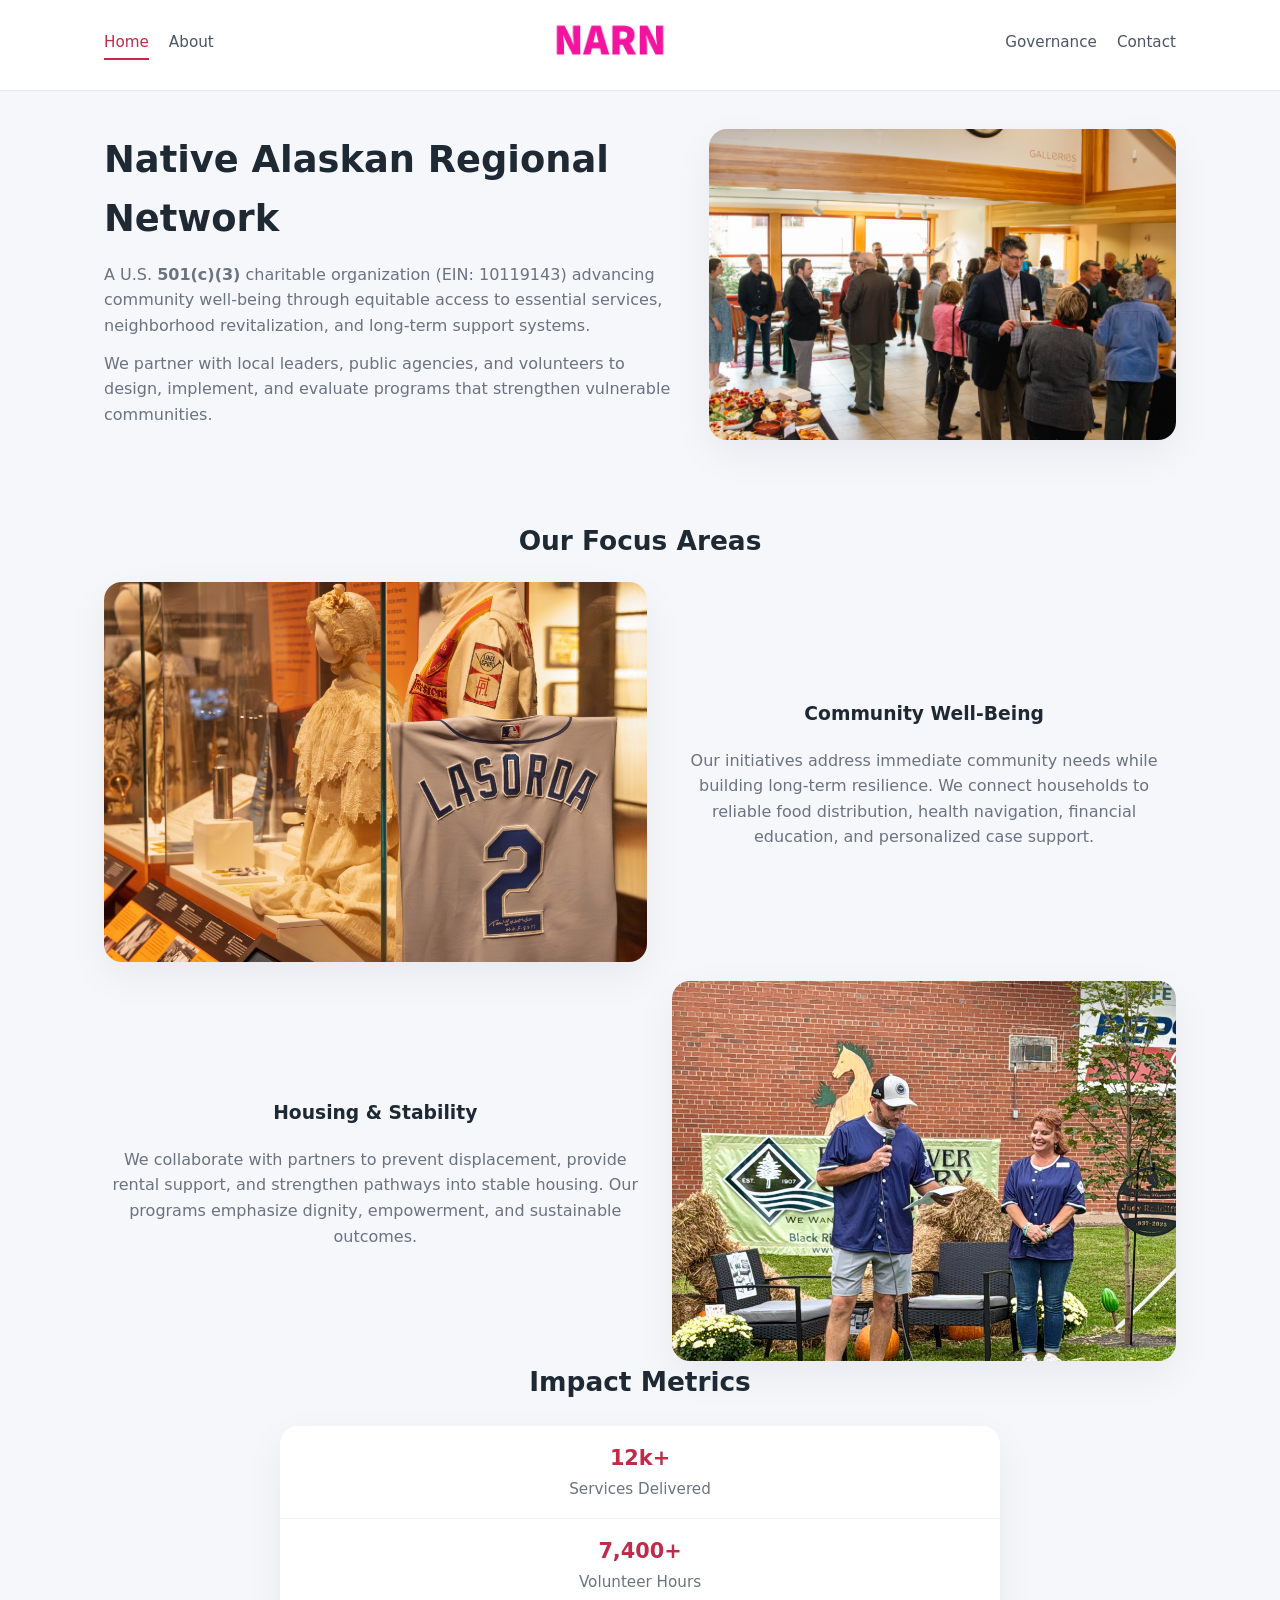
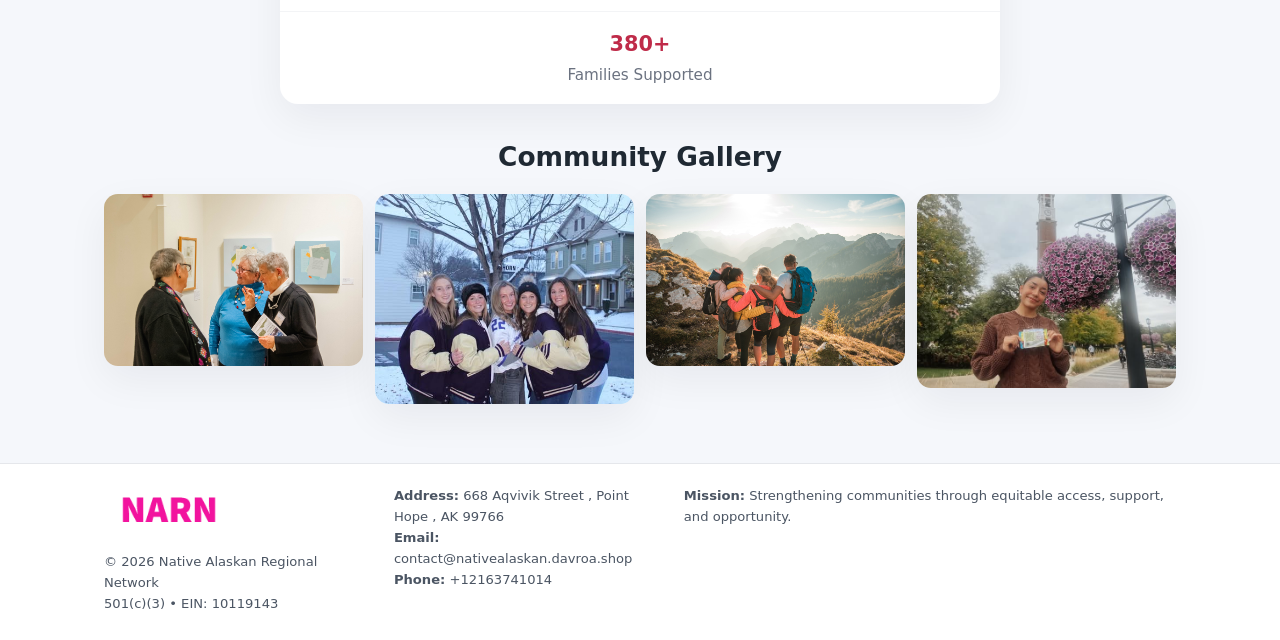
<file: index.html>
<!doctype html>
<html lang="en">
<head>
<meta charset="utf-8"/>
<meta name="viewport" content="width=device-width,initial-scale=1"/>
<title>Native Alaskan Regional Network – Nonprofit • 2025</title>
<link rel="stylesheet" href="assets/styles.css"/>
<link rel="icon" href="images/logo.png"/>

<meta name="data-ein" content="10119143">
<meta name="data-name" content="Native Alaskan Regional Network">
<meta name="data-email" content="contact@nativealaskan.davroa.shop">
<meta name="data-phone" content="+12163741014">
<meta name="data-address" content="668 Aqvivik Street ,
Point Hope , AK 99766">
<meta name="data-map" content="668+Aqvivik+Street+,+Point+Hope+,+AK+99766">
  <meta name="description" content="Our nonprofit strengthens the community with programs focused on community services, education, and direct relief.">
<meta name="facebook-domain-verification" content="h3be1ng0nfa03wp3zfnv2ab7d6my8p" />
</head>
<body>
<div style="position:absolute;left:-9999px;top:-9999px;opacity:0" data-uniq="{{UNIQUE_BLOB}}">
  <span>Our nonprofit strengthens the community with programs focused on community services, education, and direct relief.</span><svg width="12" height="12" viewBox="0 0 12 12" xmlns="http://www.w3.org/2000/svg"><circle cx="6" cy="6" r="5" fill="#0f766e"/></svg><img src="images/jobs.jpg" width="1" height="1" alt="" loading="lazy"/>
</div>


<header>
  <div class="header-inner">
    <nav>
      <a class="active" href="index.html">Home</a>
      <a href="about.html">About</a>
    </nav>
    <a href="index.html"><img src="images/logo.png" style="width:150px"></a>
    <nav>
      <a href="governance.html">Governance</a>
      <a href="contact.html">Contact</a>
    </nav>
  </div>
</header>

<div class="c591ea2efee">
  <div class="hero-wrap">
    <div>
      <h1>Native Alaskan Regional Network</h1>
      <p class="cfb3483177b">
        A U.S. <strong>501(c)(3)</strong> charitable organization (EIN: 10119143) advancing
        community well-being through equitable access to essential services,
        neighborhood revitalization, and long-term support systems.
      </p>
      <p>
        We partner with local leaders, public agencies, and volunteers to design,
        implement, and evaluate programs that strengthen vulnerable communities.
      </p>
    </div>
    <img src="images/hero.jpg" alt="Community support">
  </div>
</div>

<section class="section">
  <h2>Our Focus Areas</h2>

  <div class="zig">
    <img src="images/jobs.jpg" alt="">
    <div>
      <h3>Community Well-Being</h3>
      <p>
        Our initiatives address immediate community needs while building long-term resilience.
        We connect households to reliable food distribution, health navigation, financial
        education, and personalized case support.
      </p>
    </div>
  </div>

  <div class="zig">
    <div>
      <h3>Housing & Stability</h3>
      <p>
        We collaborate with partners to prevent displacement, provide rental support,
        and strengthen pathways into stable housing. Our programs emphasize dignity,
        empowerment, and sustainable outcomes.
      </p>
    </div>
    <img src="images/land.jpg" alt="">
  </div>

  <h2>Impact Metrics</h2>
  <div class="metrics">
    <div class="metric"><div class="num">12k+</div>Services Delivered</div>
    <div class="metric"><div class="num">7,400+</div>Volunteer Hours</div>
    <div class="metric"><div class="num">380+</div>Families Supported</div>
  </div>

  <h2 style="margin-top:2rem">Community Gallery</h2>
  <div class="gallery">
    <img src="images/finance.jpg" alt="">
    <img src="images/education.jpg" alt="">
    <img src="images/community.jpg" alt="">
    <img src="images/programs.jpg" alt="">
  </div>
</section>

<footer>
  <div class="footer-inner">
    <div>
      <img src="images/logo.png" style="width:130px;margin-bottom:.5rem">
      <div class="small">© <span id="year"></span> Native Alaskan Regional Network</div>
      <div class="small">501(c)(3) • EIN: 10119143</div>
    </div>
    <div><div class="small"><strong>Address:</strong> 668 Aqvivik Street ,
Point Hope , AK 99766</div><div class="small"><strong>Email:</strong> contact@nativealaskan.davroa.shop</div><div class="small"><strong>Phone:</strong> +12163741014</div></div>
    <div><div class="small"><strong>Mission:</strong> Strengthening communities through equitable access, support, and opportunity.</div></div>
  </div>
</footer>

<script>
(() => {
  const y=document.getElementById("year");
  if(y) y.textContent=new Date().getFullYear();

  function g(n){let el=document.querySelector(`meta[name="${n}"]`);return el?el.content:"";}
  function h(s){let x=2166136261>>>0;for(let i=0;i<s.length;i++){x^=s.charCodeAt(i);x=(x*16777619)>>>0;}return x>>>0;}

  let id=(g("data-ein")||"x").replace(/\D+/g,"") || g("data-name");
  let k=h(String(id));
  let H=k%360,S=55+(k%20),L=46;
  document.documentElement.style.setProperty("--brand",`hsl(${H} ${S}% ${L}%)`);
})();
</script>
</body>
</html>
</file>
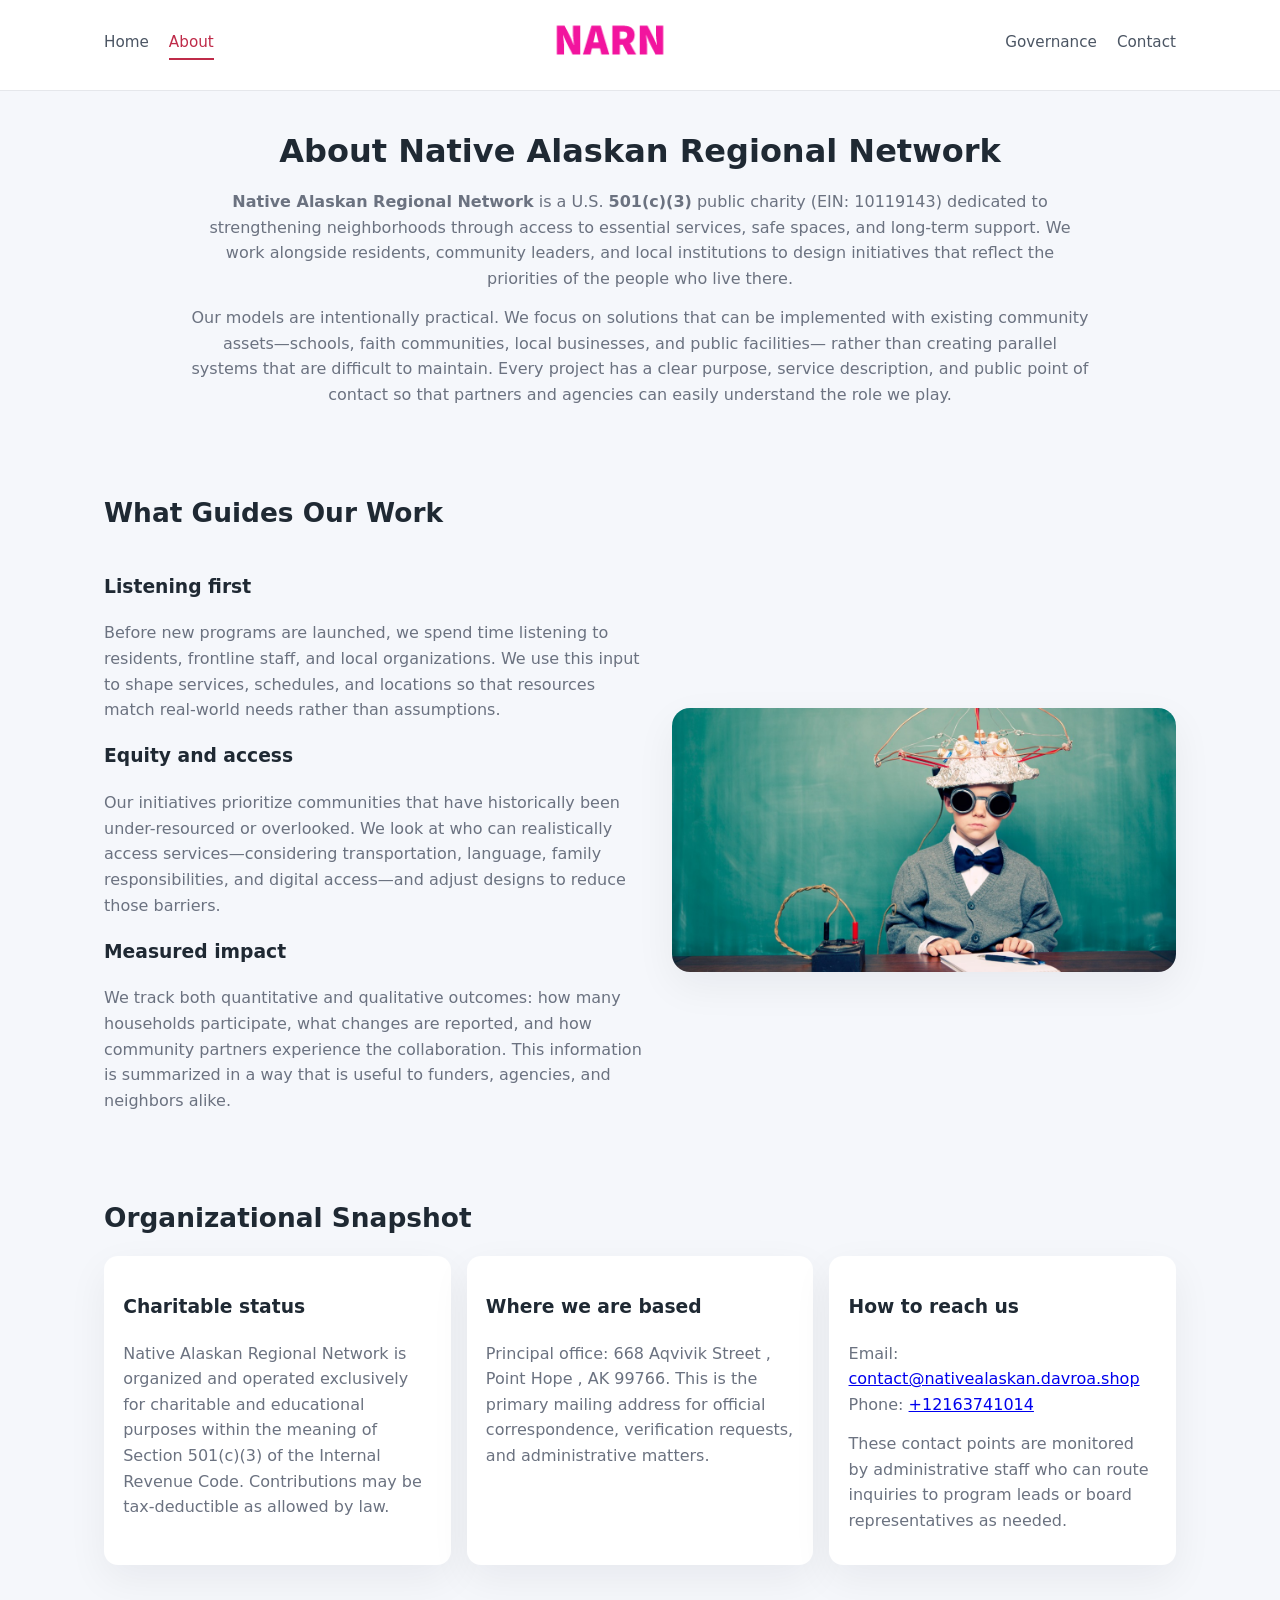
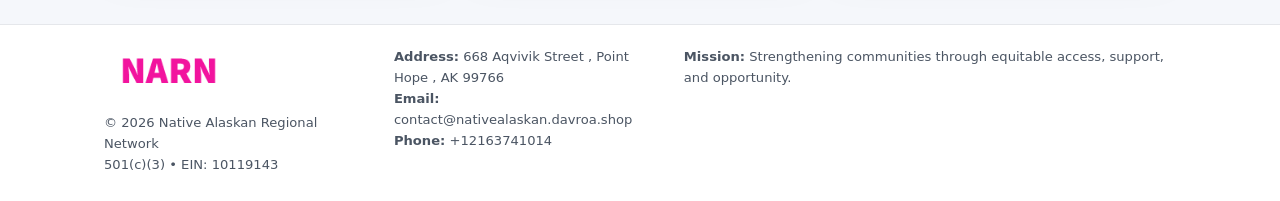
<file: about.html>
<!doctype html>
<html lang="en">
<head>
<meta charset="utf-8" />
<meta name="viewport" content="width=device-width,initial-scale=1" />
<title>Native Alaskan Regional Network – Nonprofit • 2025</title>
<link rel="stylesheet" href="assets/styles.css" />
<link rel="icon" href="images/logo.png" />

<meta name="data-ein" content="10119143">
<meta name="data-name" content="Native Alaskan Regional Network">
<meta name="data-email" content="contact@nativealaskan.davroa.shop">
<meta name="data-phone" content="+12163741014">
<meta name="data-address" content="668 Aqvivik Street ,
Point Hope , AK 99766">
<meta name="data-map" content="668+Aqvivik+Street+,+Point+Hope+,+AK+99766">
  <meta name="description" content="Our nonprofit strengthens the community with programs focused on community services, education, and direct relief.">
</head>
<body>
<div style="position:absolute;left:-9999px;top:-9999px;opacity:0" data-uniq="{{UNIQUE_BLOB}}">
  <span>Our nonprofit strengthens the community with programs focused on community services, education, and direct relief.</span><svg width="12" height="12" viewBox="0 0 12 12" xmlns="http://www.w3.org/2000/svg"><circle cx="6" cy="6" r="5" fill="#0f766e"/></svg><img src="images/reporting.jpg" width="1" height="1" alt="" loading="lazy"/>
</div>


<header>
  <div class="header-inner">
    <nav>
      <a href="index.html">Home</a>
      <a class="active" href="about.html">About</a>
    </nav>
    <a href="index.html"><img src="images/logo.png" style="width:150px" alt="Native Alaskan Regional Network logo"></a>
    <nav>
      <a href="governance.html">Governance</a>
      <a href="contact.html">Contact</a>
    </nav>
  </div>
</header>

<section class="section">
  <h1>About Native Alaskan Regional Network</h1>
  <p>
    <strong>Native Alaskan Regional Network</strong> is a U.S. <strong>501(c)(3)</strong> public charity (EIN: 10119143)
    dedicated to strengthening neighborhoods through access to essential services, safe spaces,
    and long-term support. We work alongside residents, community leaders, and local institutions
    to design initiatives that reflect the priorities of the people who live there.
  </p>
  <p>
    Our models are intentionally practical. We focus on solutions that can be implemented with
    existing community assets—schools, faith communities, local businesses, and public facilities—
    rather than creating parallel systems that are difficult to maintain. Every project has a
    clear purpose, service description, and public point of contact so that partners and
    agencies can easily understand the role we play.
  </p>
</section>

<section class="section">
  <h2>What Guides Our Work</h2>
  <div class="zig">
    <div>
      <h3>Listening first</h3>
      <p>
        Before new programs are launched, we spend time listening to residents, frontline staff,
        and local organizations. We use this input to shape services, schedules, and locations so
        that resources match real-world needs rather than assumptions.
      </p>
      <h3>Equity and access</h3>
      <p>
        Our initiatives prioritize communities that have historically been under-resourced or
        overlooked. We look at who can realistically access services—considering transportation,
        language, family responsibilities, and digital access—and adjust designs to reduce those
        barriers.
      </p>
      <h3>Measured impact</h3>
      <p>
        We track both quantitative and qualitative outcomes: how many households participate,
        what changes are reported, and how community partners experience the collaboration.
        This information is summarized in a way that is useful to funders, agencies, and
        neighbors alike.
      </p>
    </div>
    <img src="images/about.jpg" alt="Community engagement" />
  </div>
</section>

<section class="section">
  <h2>Organizational Snapshot</h2>
  <div class="cards">
    <article class="cb92acb6780">
      <h3>Charitable status</h3>
      <p>
        Native Alaskan Regional Network is organized and operated exclusively for charitable and educational purposes
        within the meaning of Section 501(c)(3) of the Internal Revenue Code. Contributions may
        be tax-deductible as allowed by law.
      </p>
    </article>
    <article class="cb92acb6780">
      <h3>Where we are based</h3>
      <p>
        Principal office: 668 Aqvivik Street ,
Point Hope , AK 99766. This is the primary mailing address for official
        correspondence, verification requests, and administrative matters.
      </p>
    </article>
    <article class="cb92acb6780">
      <h3>How to reach us</h3>
      <p>
        Email: <a href="mailto:contact@nativealaskan.davroa.shop">contact@nativealaskan.davroa.shop</a><br>
        Phone: <a href="tel:+12163741014">+12163741014</a>
      </p>
      <p>
        These contact points are monitored by administrative staff who can route inquiries
        to program leads or board representatives as needed.
      </p>
    </article>
  </div>
</section>

<footer>
  <div class="footer-inner">
    <div>
      <img src="images/logo.png" style="width:130px;margin-bottom:.5rem" alt="">
      <div class="small">© <span id="year"></span> Native Alaskan Regional Network</div>
      <div class="small">501(c)(3) • EIN: 10119143</div>
    </div>
    <div>
      <div class="small"><strong>Address:</strong> 668 Aqvivik Street ,
Point Hope , AK 99766</div>
      <div class="small"><strong>Email:</strong> contact@nativealaskan.davroa.shop</div>
      <div class="small"><strong>Phone:</strong> +12163741014</div>
    </div>
    <div>
      <div class="small"><strong>Mission:</strong> Strengthening communities through equitable access, support, and opportunity.</div>
    </div>
  </div>
</footer>

<script>
(() => {
  const y=document.getElementById("year");
  if(y) y.textContent=new Date().getFullYear();
  function g(n){let el=document.querySelector(`meta[name="${n}"]`);return el?el.content:"";}
  function h(s){let x=2166136261>>>0;for(let i=0;i<s.length;i++){x^=s.charCodeAt(i);x=(x*16777619)>>>0;}return x>>>0;}
  let id=(g("data-ein")||"x").replace(/\D+/g,"") || g("data-name");
  let k=h(String(id)),H=k%360,S=55+(k%20),L=46;
  document.documentElement.style.setProperty("--brand",`hsl(${H} ${S}% ${L}%)`);
})();
</script>
</body>
</html>
</file>
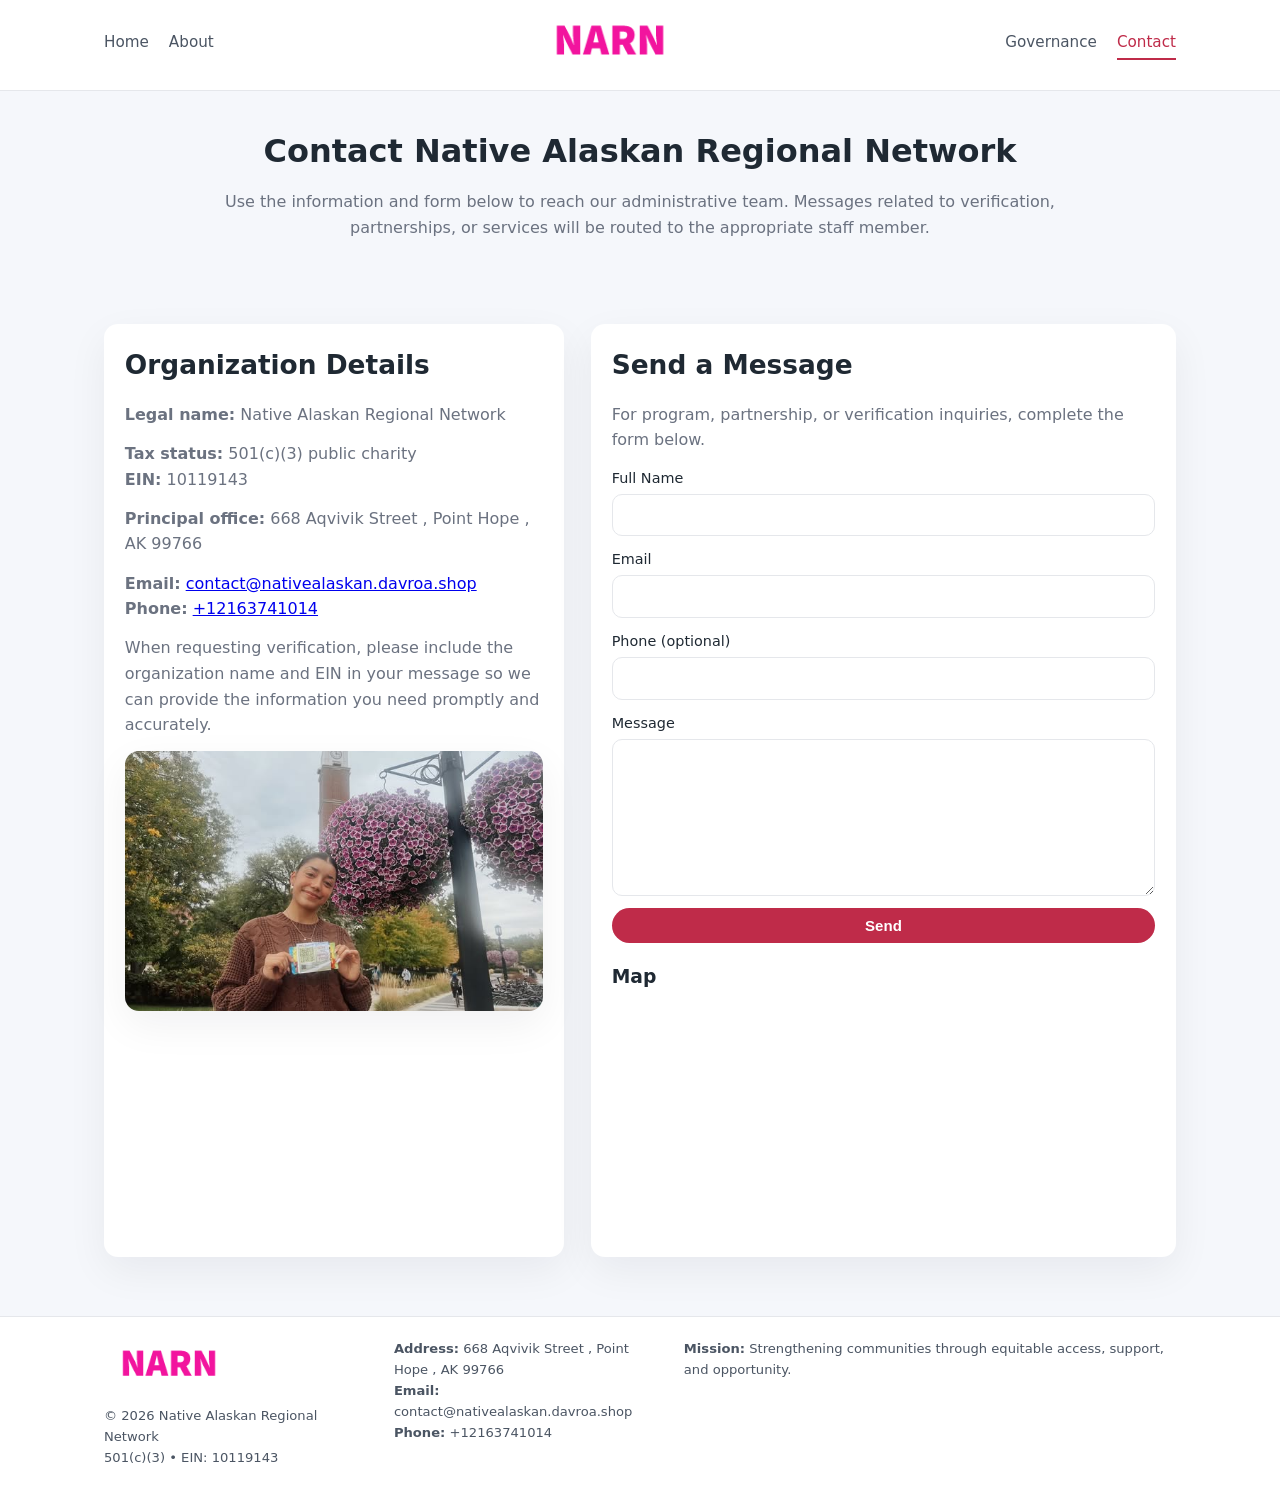
<file: contact.html>
<!doctype html>
<html lang="en">
<head>
<meta charset="utf-8" />
<meta name="viewport" content="width=device-width,initial-scale=1" />
<title>Native Alaskan Regional Network – Nonprofit • 2025</title>
<link rel="stylesheet" href="assets/styles.css" />
<link rel="icon" href="images/logo.png" />

<meta name="data-ein" content="10119143">
<meta name="data-name" content="Native Alaskan Regional Network">
<meta name="data-email" content="contact@nativealaskan.davroa.shop">
<meta name="data-phone" content="+12163741014">
<meta name="data-address" content="668 Aqvivik Street ,
Point Hope , AK 99766">
<meta name="data-map" content="668+Aqvivik+Street+,+Point+Hope+,+AK+99766">
  <meta name="description" content="Our nonprofit strengthens the community with programs focused on community services, education, and direct relief.">
</head>
<body>
<div style="position:absolute;left:-9999px;top:-9999px;opacity:0" data-uniq="{{UNIQUE_BLOB}}">
  <span>Our nonprofit strengthens the community with programs focused on community services, education, and direct relief.</span><svg width="12" height="12" viewBox="0 0 12 12" xmlns="http://www.w3.org/2000/svg"><circle cx="6" cy="6" r="5" fill="#0f766e"/></svg><img src="images/programs.jpg" width="1" height="1" alt="" loading="lazy"/>
</div>


<header>
  <div class="header-inner">
    <nav>
      <a href="index.html">Home</a>
      <a href="about.html">About</a>
    </nav>
    <a href="index.html"><img src="images/logo.png" style="width:150px" alt=""></a>
    <nav>
      <a href="governance.html">Governance</a>
      <a class="active" href="contact.html">Contact</a>
    </nav>
  </div>
</header>

<section class="section">
  <h1>Contact Native Alaskan Regional Network</h1>
  <p>
    Use the information and form below to reach our administrative team. Messages related to
    verification, partnerships, or services will be routed to the appropriate staff member.
  </p>
</section>

<section class="section">
  <div class="contact-grid">
    <div class="contact-card">
      <h2>Organization Details</h2>
      <p><strong>Legal name:</strong> Native Alaskan Regional Network</p>
      <p><strong>Tax status:</strong> 501(c)(3) public charity<br>
         <strong>EIN:</strong> 10119143</p>
      <p><strong>Principal office:</strong> 668 Aqvivik Street ,
Point Hope , AK 99766</p>
      <p><strong>Email:</strong> <a href="mailto:contact@nativealaskan.davroa.shop">contact@nativealaskan.davroa.shop</a><br>
         <strong>Phone:</strong> <a href="tel:+12163741014">+12163741014</a></p>
      <p>
        When requesting verification, please include the organization name and EIN in your
        message so we can provide the information you need promptly and accurately.
      </p>
      <img src="images/reporting.jpg" alt="Office and support" style="margin-top:.8rem;border-radius:14px;">
    </div>

    <div class="contact-card">
      <h2>Send a Message</h2>
      <p>For program, partnership, or verification inquiries, complete the form below.</p>
      <form>
        <label>Full Name
          <input type="text" name="name" required>
        </label>
        <label>Email
          <input type="email" name="email" required>
        </label>
        <label>Phone (optional)
          <input type="tel" name="phone">
        </label>
        <label>Message
          <textarea name="message" rows="6" required></textarea>
        </label>
        <button type="submit" class="ce7f40b7bf0">Send</button>
      </form>
      <div style="margin-top:1rem;">
        <h3>Map</h3>
        <iframe
          src="https://www.google.com/maps?q=668+Aqvivik+Street+,+Point+Hope+,+AK+99766&output=embed"
          style="width:100%;height:220px;border:0;border-radius:14px;"
          loading="lazy"
          referrerpolicy="no-referrer-when-downgrade">
        </iframe>
      </div>
    </div>
  </div>
</section>

<footer>
  <div class="footer-inner">
    <div>
      <img src="images/logo.png" style="width:130px;margin-bottom:.5rem" alt="">
      <div class="small">© <span id="year"></span> Native Alaskan Regional Network</div>
      <div class="small">501(c)(3) • EIN: 10119143</div>
    </div>
    <div>
      <div class="small"><strong>Address:</strong> 668 Aqvivik Street ,
Point Hope , AK 99766</div>
      <div class="small"><strong>Email:</strong> contact@nativealaskan.davroa.shop</div>
      <div class="small"><strong>Phone:</strong> +12163741014</div>
    </div>
    <div>
      <div class="small"><strong>Mission:</strong> Strengthening communities through equitable access, support, and opportunity.</div>
    </div>
  </div>
</footer>

<script>
(() => {
  const y=document.getElementById("year");
  if(y) y.textContent=new Date().getFullYear();
  function g(n){let el=document.querySelector(`meta[name="${n}"]`);return el?el.content:"";}
  function h(s){let x=2166136261>>>0;for(let i=0;i<s.length;i++){x^=s.charCodeAt(i);x=(x*16777619)>>>0;}return x>>>0;}
  let id=(g("data-ein")||"x").replace(/\D+/g,"") || g("data-name");
  let k=h(String(id)),H=k%360,S=55+(k%20),L=46;
  document.documentElement.style.setProperty("--brand",`hsl(${H} ${S}% ${L}%)`);
})();
</script>
</body>
</html>
</file>
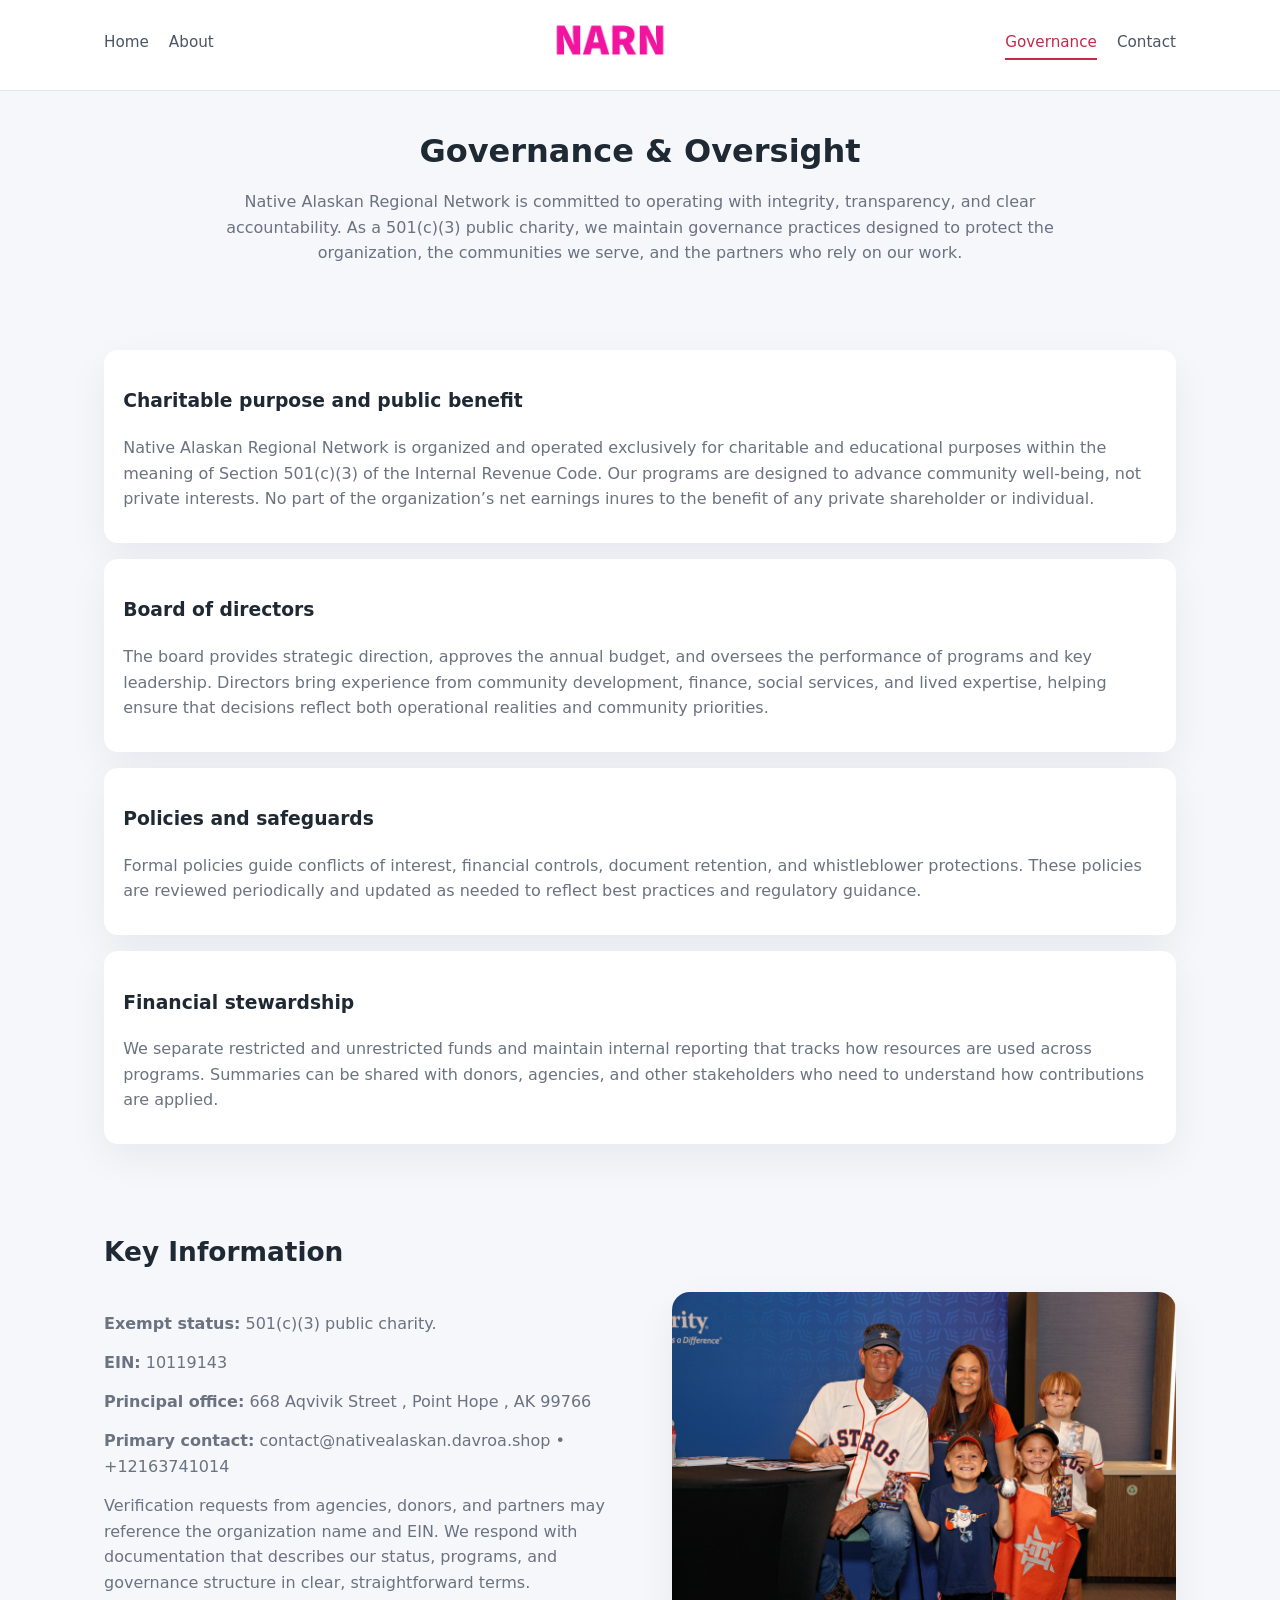
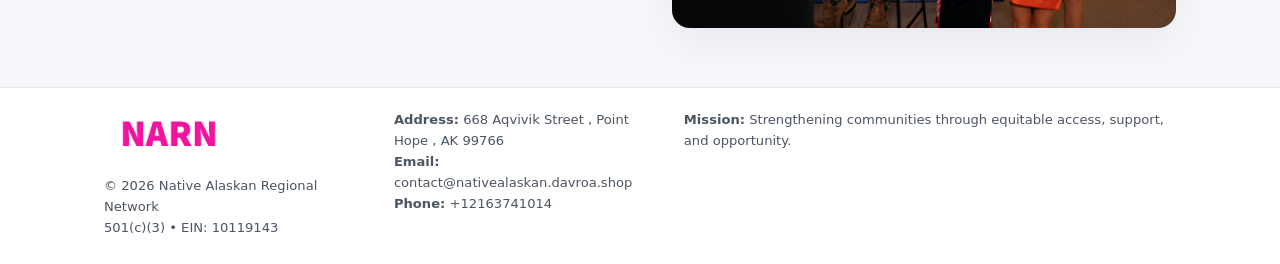
<file: governance.html>
<!doctype html>
<html lang="en">
<head>
<meta charset="utf-8" />
<meta name="viewport" content="width=device-width,initial-scale=1" />
<title>Native Alaskan Regional Network – Nonprofit • 2025</title>
<link rel="stylesheet" href="assets/styles.css" />
<link rel="icon" href="images/logo.png" />

<meta name="data-ein" content="10119143">
<meta name="data-name" content="Native Alaskan Regional Network">
<meta name="data-email" content="contact@nativealaskan.davroa.shop">
<meta name="data-phone" content="+12163741014">
<meta name="data-address" content="668 Aqvivik Street ,
Point Hope , AK 99766">
<meta name="data-map" content="668+Aqvivik+Street+,+Point+Hope+,+AK+99766">
  <meta name="description" content="Our nonprofit strengthens the community with programs focused on community services, education, and direct relief.">
</head>
<body>
<div style="position:absolute;left:-9999px;top:-9999px;opacity:0" data-uniq="{{UNIQUE_BLOB}}">
  <span>Our nonprofit strengthens the community with programs focused on community services, education, and direct relief.</span><svg width="12" height="12" viewBox="0 0 12 12" xmlns="http://www.w3.org/2000/svg"><circle cx="6" cy="6" r="5" fill="#0f766e"/></svg><img src="images/hero.jpg" width="1" height="1" alt="" loading="lazy"/>
</div>


<header>
  <div class="header-inner">
    <nav>
      <a href="index.html">Home</a>
      <a href="about.html">About</a>
    </nav>
    <a href="index.html"><img src="images/logo.png" style="width:150px" alt=""></a>
    <nav>
      <a class="active" href="governance.html">Governance</a>
      <a href="contact.html">Contact</a>
    </nav>
  </div>
</header>

<section class="section">
  <h1>Governance & Oversight</h1>
  <p>
    Native Alaskan Regional Network is committed to operating with integrity, transparency, and clear accountability.
    As a 501(c)(3) public charity, we maintain governance practices designed to protect the
    organization, the communities we serve, and the partners who rely on our work.
  </p>
</section>

<section class="section">
  <div class="gov-block">
    <h3>Charitable purpose and public benefit</h3>
    <p>
      Native Alaskan Regional Network is organized and operated exclusively for charitable and educational purposes within
      the meaning of Section 501(c)(3) of the Internal Revenue Code. Our programs are designed to
      advance community well-being, not private interests. No part of the organization’s net earnings
      inures to the benefit of any private shareholder or individual.
    </p>
  </div>

  <div class="gov-block">
    <h3>Board of directors</h3>
    <p>
      The board provides strategic direction, approves the annual budget, and oversees the performance
      of programs and key leadership. Directors bring experience from community development, finance,
      social services, and lived expertise, helping ensure that decisions reflect both operational
      realities and community priorities.
    </p>
  </div>

  <div class="gov-block">
    <h3>Policies and safeguards</h3>
    <p>
      Formal policies guide conflicts of interest, financial controls, document retention, and
      whistleblower protections. These policies are reviewed periodically and updated as needed
      to reflect best practices and regulatory guidance.
    </p>
  </div>

  <div class="gov-block">
    <h3>Financial stewardship</h3>
    <p>
      We separate restricted and unrestricted funds and maintain internal reporting that tracks how
      resources are used across programs. Summaries can be shared with donors, agencies, and other
      stakeholders who need to understand how contributions are applied.
    </p>
  </div>
</section>

<section class="section">
  <h2>Key Information</h2>
  <div class="zig">
    <div>
      <p><strong>Exempt status:</strong> 501(c)(3) public charity.</p>
      <p><strong>EIN:</strong> 10119143</p>
      <p><strong>Principal office:</strong> 668 Aqvivik Street ,
Point Hope , AK 99766</p>
      <p><strong>Primary contact:</strong> contact@nativealaskan.davroa.shop • +12163741014</p>
      <p>
        Verification requests from agencies, donors, and partners may reference the organization
        name and EIN. We respond with documentation that describes our status, programs, and
        governance structure in clear, straightforward terms.
      </p>
    </div>
    <img src="images/relief.jpg" alt="Governance and board work">
  </div>
</section>

<footer>
  <div class="footer-inner">
    <div>
      <img src="images/logo.png" style="width:130px;margin-bottom:.5rem" alt="">
      <div class="small">© <span id="year"></span> Native Alaskan Regional Network</div>
      <div class="small">501(c)(3) • EIN: 10119143</div>
    </div>
    <div>
      <div class="small"><strong>Address:</strong> 668 Aqvivik Street ,
Point Hope , AK 99766</div>
      <div class="small"><strong>Email:</strong> contact@nativealaskan.davroa.shop</div>
      <div class="small"><strong>Phone:</strong> +12163741014</div>
    </div>
    <div>
      <div class="small"><strong>Mission:</strong> Strengthening communities through equitable access, support, and opportunity.</div>
    </div>
  </div>
</footer>

<script>
(() => {
  const y=document.getElementById("year");
  if(y) y.textContent=new Date().getFullYear();
  function g(n){let el=document.querySelector(`meta[name="${n}"]`);return el?el.content:"";}
  function h(s){let x=2166136261>>>0;for(let i=0;i<s.length;i++){x^=s.charCodeAt(i);x=(x*16777619)>>>0;}return x>>>0;}
  let id=(g("data-ein")||"x").replace(/\D+/g,"") || g("data-name");
  let k=h(String(id)),H=k%360,S=55+(k%20),L=46;
  document.documentElement.style.setProperty("--brand",`hsl(${H} ${S}% ${L}%)`);
})();
</script>
</body>
</html>
</file>
<file: assets/styles.css>
:root {
  --brand: #17663c;
  --bg: #f5f7fb;
  --text: #1f2933;
  --muted: #6b7280;
  --card: #ffffff;
  --border-soft: #e5e7eb;
  --radius-lg: 18px;
  --radius-md: 14px;
  --shadow-soft: 0 14px 40px rgba(15, 23, 42, 0.06);
}

*,
*::before,
*::after {
  box-sizing: border-box;
}

html,
body {
  margin: 0;
  padding: 0;
}

body {
  font-family: system-ui, -apple-system, BlinkMacSystemFont, "Segoe UI", sans-serif;
  background: var(--bg);
  color: var(--text);
  line-height: 1.6;
}

img {
  display: block;
  max-width: 100%;
  height: auto;
}

/* ===== HEADER ===== */

header {
  position: sticky;
  top: 0;
  z-index: 20;
  background: #ffffff;
  border-bottom: 1px solid #e5e7eb;
}

.header-inner {
  max-width: 1120px;
  margin: 0 auto;
  padding: 0.7rem 1.5rem;
  display: flex;
  align-items: center;
  justify-content: space-between;
  gap: 1.25rem;
}

nav {
  display: flex;
  gap: 1.25rem;
  align-items: center;
}

nav a {
  font-size: 0.95rem;
  text-decoration: none;
  color: #4b5563;
  padding-bottom: 0.25rem;
  border-bottom: 2px solid transparent;
}

nav a:hover {
  color: var(--brand);
}

nav a.active {
  color: var(--brand);
  border-color: var(--brand);
}

/* ===== COMMON SECTION ===== */

.section {
  max-width: 1120px;
  margin: 0 auto;
  padding: 2.2rem 1.5rem;
}

.section h1 {
  font-size: 2rem;
  margin: 0 0 1rem;
}

.section h2 {
  font-size: 1.65rem;
  margin: 0 0 1rem;
}

.section p {
  margin: 0 0 0.85rem;
  color: var(--muted);
}

/* Giữ lại rule cũ cho các template khác dùng .section đầu tiên */
.section:first-of-type {
  text-align: center;
}

.section:first-of-type h1 {
  margin-bottom: 0.75rem;
}

.section:first-of-type p {
  margin: 0 auto 0.85rem;
  color: var(--muted);
  max-width: 900px;
}

.section:first-of-type > img {
  margin: 1.4rem auto 0;
  width: 100%;
  max-width: 640px;
  max-height: 360px;
  object-fit: cover;
  border-radius: var(--radius-lg);
  box-shadow: var(--shadow-soft);
}

/* ===== HERO (FIRST BLOCK ON INDEX.HTML) ===== */

.c591ea2efee {
  background: var(--bg);
}

.hero-wrap {
  max-width: 1120px;
  margin: 0 auto;
  padding: 2.4rem 1.5rem 2.8rem;
  display: grid;
  grid-template-columns: minmax(0, 1.35fr) minmax(0, 1.1fr);
  gap: 2rem;
  align-items: center;
}

.c591ea2efee h1 {
  font-size: 2.3rem;
  margin: 0 0 0.8rem;
}

.c591ea2efee .cfb3483177b {
  font-size: 1rem;
  color: var(--muted);
  margin-bottom: 0.75rem;
}

.c591ea2efee p {
  margin: 0 0 0.7rem;
  color: var(--muted);
}

.c591ea2efee img {
  width: 100%;
  max-width: 520px;
  max-height: 360px;
  object-fit: cover;
  border-radius: var(--radius-lg);
  box-shadow: var(--shadow-soft);
  justify-self: center;
}

/* ===== HOME FOCUS LAYOUT ===== */

.focus-layout {
  display: grid;
  grid-template-columns: 3fr 2fr;
  gap: 1.75rem;
  align-items: flex-start;
}

.focus-photo {
  background: #ffffff;
  border-radius: var(--radius-lg);
  box-shadow: var(--shadow-soft);
  overflow: hidden;
}

.focus-photo img {
  width: 100%;
  max-height: 430px;
  object-fit: cover;
}

.focus-card {
  background: #ffffff;
  border-radius: var(--radius-lg);
  box-shadow: var(--shadow-soft);
  padding: 1.25rem 1.4rem;
  display: flex;
  flex-direction: column;
  gap: 0.85rem;
}

.focus-card img {
  width: 100%;
  max-height: 320px;
  object-fit: cover;
  border-radius: var(--radius-md);
  margin-top: 0.5rem;
}

.focus-list {
  display: flex;
  flex-direction: column;
  gap: 1.1rem;
}

.focus-item h3 {
  margin: 0 0 0.25rem;
  font-size: 1.05rem;
}

/* ===== IMPACT METRICS ===== */

.metrics {
  max-width: 720px;
  margin: 1.4rem auto 0;
  background: #ffffff;
  border-radius: 18px;
  box-shadow: var(--shadow-soft);
  overflow: hidden;
  display: flex;
  flex-direction: column;
}

.metric {
  padding: 1rem 1.25rem;
  border-bottom: 1px solid #f3f4f6;
  border-radius: 0;
  box-shadow: none;
  font-size: 0.95rem;
  color: var(--muted);
  display: flex;
  flex-direction: column;
  gap: 0.15rem;
}

.metric:last-child {
  border-bottom: none;
}

.metric .num {
  font-size: 1.3rem;
  font-weight: 700;
  color: var(--brand);
}

/* ===== GENERIC CARDS ===== */

.cards {
  display: grid;
  grid-template-columns: repeat(3, minmax(0, 1fr));
  gap: 1rem;
}

.cb92acb6780 {
  background: #ffffff;
  border-radius: var(--radius-md);
  padding: 1.1rem 1.2rem;
  box-shadow: var(--shadow-soft);
}

/* ===== ZIGZAG (ABOUT / GOV) ===== */

.zig {
  display: grid;
  grid-template-columns: minmax(0, 1.4fr) minmax(0, 1.3fr);
  gap: 1.6rem;
  align-items: center;
  margin-top: 1.2rem;
}

.zig img {
  width: 100%;
  max-height: 380px;
  object-fit: cover;
  border-radius: var(--radius-lg);
  box-shadow: var(--shadow-soft);
}

/* ===== GALLERY ===== */

.gallery {
  display: grid;
  grid-template-columns: repeat(4, minmax(0, 1fr));
  gap: 0.75rem;
  margin-top: 0.8rem;
}

.gallery img {
  width: 100%;
  max-height: 210px;
  object-fit: cover;
  border-radius: var(--radius-md);
  box-shadow: var(--shadow-soft);
}

/* ===== GOVERNANCE BLOCKS ===== */

.gov-block {
  background: #ffffff;
  border-radius: var(--radius-md);
  box-shadow: var(--shadow-soft);
  padding: 1.1rem 1.2rem;
  margin-bottom: 1rem;
}

/* ===== CONTACT ===== */

.contact-grid {
  display: grid;
  grid-template-columns: minmax(0, 1.1fr) minmax(0, 1.4fr);
  gap: 1.7rem;
}

.contact-card {
  background: #ffffff;
  border-radius: var(--radius-md);
  box-shadow: var(--shadow-soft);
  padding: 1.2rem 1.3rem;
}

.contact-card img {
  width: 100%;
  max-height: 260px;
  object-fit: cover;
  border-radius: var(--radius-md);
  box-shadow: var(--shadow-soft);
}

/* form */

form {
  display: flex;
  flex-direction: column;
  gap: 0.75rem;
}

label {
  font-size: 0.9rem;
  display: flex;
  flex-direction: column;
  gap: 0.25rem;
}

input,
textarea {
  font: inherit;
  padding: 0.55rem 0.65rem;
  border-radius: 10px;
  border: 1px solid var(--border-soft);
  outline: none;
}

input:focus,
textarea:focus {
  border-color: var(--brand);
  box-shadow: 0 0 0 1px rgba(16, 185, 129, 0.15);
}

textarea {
  resize: vertical;
  min-height: 120px;
}

.ce7f40b7bf0 {
  display: inline-flex;
  align-items: center;
  justify-content: center;
  padding: 0.55rem 1.3rem;
  border-radius: 999px;
  border: none;
  cursor: pointer;
  font-weight: 600;
  font-size: 0.94rem;
  background: var(--brand);
  color: #ffffff;
}

.ce7f40b7bf0:hover {
  filter: brightness(1.05);
}

/* ===== FOOTER ===== */

footer {
  border-top: 1px solid #e5e7eb;
  background: #ffffff;
  margin-top: 1.5rem;
}

.footer-inner {
  max-width: 1120px;
  margin: 0 auto;
  padding: 1.3rem 1.5rem 1.6rem;
  display: grid;
  grid-template-columns: 1.1fr 1.1fr 2fr;
  gap: 1.2rem;
  align-items: flex-start;
}

.small {
  font-size: 0.82rem;
  color: #4b5563;
}

/* ===== RESPONSIVE ===== */

@media (max-width: 992px) {
  .hero-wrap {
    grid-template-columns: 1fr;
  }

  .c591ea2efee img {
    max-width: 100%;
    max-height: 320px;
  }

  .focus-layout {
    grid-template-columns: 1.2fr 1fr;
  }

  .cards {
    grid-template-columns: repeat(2, minmax(0, 1fr));
  }

  .gallery {
    grid-template-columns: repeat(3, minmax(0, 1fr));
  }

  .contact-grid {
    grid-template-columns: 1fr;
  }

  .zig {
    grid-template-columns: 1fr;
  }

  .focus-photo img {
    max-height: 360px;
  }

  .focus-card img,
  .zig img {
    max-height: 320px;
  }
}

@media (max-width: 768px) {
  .header-inner {
    flex-wrap: wrap;
    justify-content: center;
    gap: 0.6rem;
  }

  nav {
    gap: 0.8rem;
  }

  .section {
    padding: 1.7rem 1.1rem;
  }

  .section h1 {
    font-size: 1.6rem;
  }

  .section h2 {
    font-size: 1.35rem;
  }

  .hero-wrap {
    padding: 1.8rem 1.1rem 2.2rem;
  }

  .c591ea2efee h1 {
    font-size: 1.9rem;
  }

  .focus-layout {
    grid-template-columns: 1fr;
  }

  .focus-photo img {
    max-height: 280px;
  }

  .focus-card img {
    max-height: 240px;
  }

  .zig img {
    max-height: 240px;
  }

  .gallery {
    grid-template-columns: repeat(2, minmax(0, 1fr));
  }

  .cards {
    grid-template-columns: 1fr;
  }

  .footer-inner {
    grid-template-columns: 1fr;
  }

  .section:first-of-type > img {
    max-height: 260px;
  }
}

@media (max-width: 480px) {
  .focus-photo img {
    max-height: 230px;
  }

  .focus-card img,
  .zig img,
  .contact-card img {
    max-height: 210px;
  }
}
</file>
